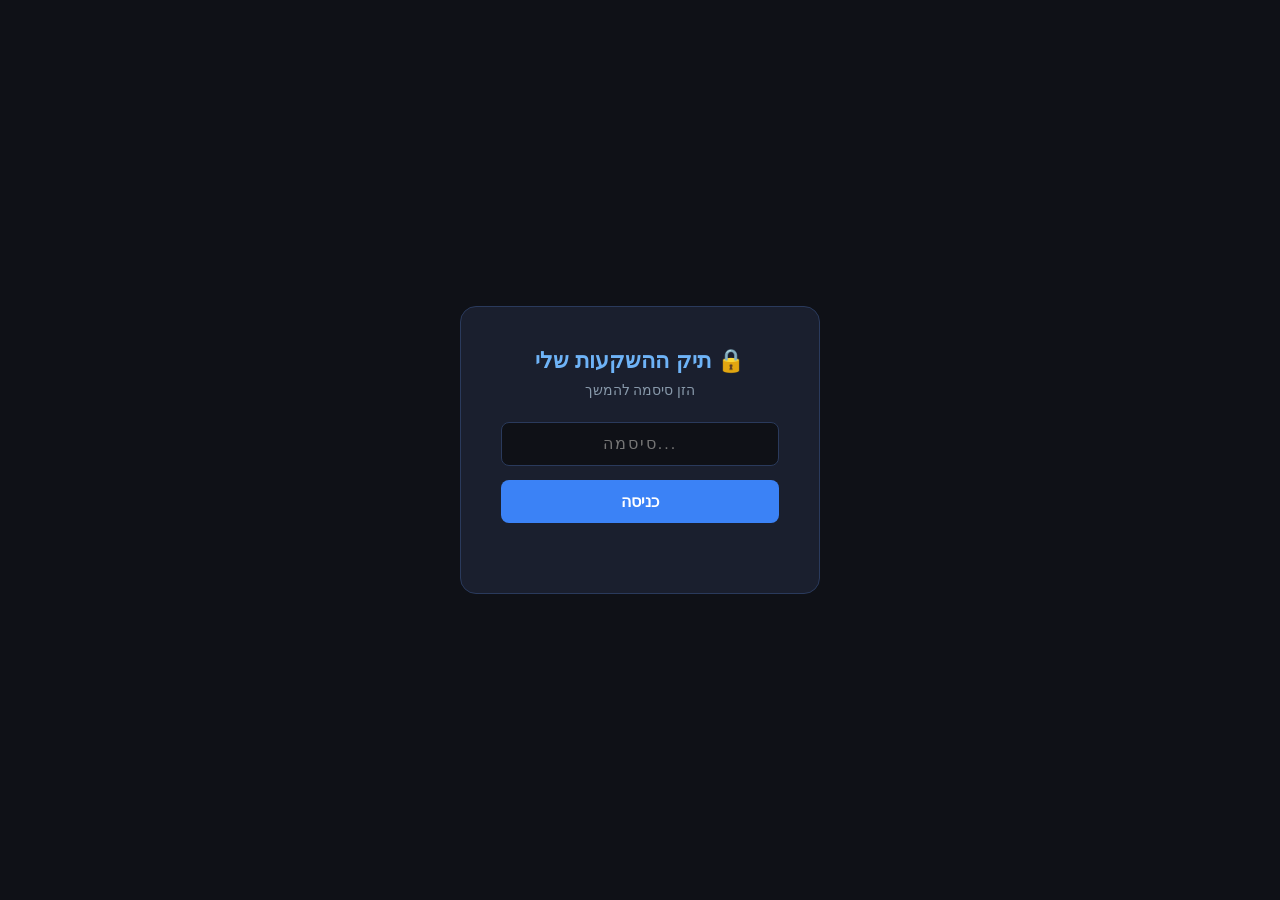
<file: index.html>
<!DOCTYPE html>
<html lang="he" dir="rtl">
<head>
<meta charset="UTF-8">
<meta name="viewport" content="width=device-width, initial-scale=1.0">
<title>תיק השקעות - מעקב</title>
<style>
*{margin:0;padding:0;box-sizing:border-box}
body{font-family:'Segoe UI',Arial,sans-serif;background:#0f1117;color:#e0e0e0;direction:rtl;min-height:100vh}
#lockScreen{position:fixed;top:0;left:0;width:100%;height:100%;background:#0f1117;display:flex;align-items:center;justify-content:center;z-index:9999}
.lock-box{background:#1a1f2e;border:1px solid #2a3a5c;border-radius:16px;padding:40px;text-align:center;max-width:360px;width:90%}
.lock-box h2{color:#6eb3f7;font-size:1.4em;margin-bottom:8px}
.lock-box p{color:#8899aa;font-size:.9em;margin-bottom:24px}
.lock-box input{width:100%;padding:12px 16px;background:#0f1117;border:1px solid #2a3a5c;border-radius:8px;color:#e0e0e0;font-size:1em;text-align:center;outline:none;direction:ltr;letter-spacing:2px}
.lock-box input:focus{border-color:#6eb3f7}
.lock-box button{width:100%;margin-top:14px;padding:12px;background:#3b82f6;color:#fff;border:none;border-radius:8px;cursor:pointer;font-size:1em;font-weight:bold}
.lock-box button:hover{background:#2563eb}
.lock-error{color:#ef4444;font-size:.85em;margin-top:10px;min-height:20px}
header{background:linear-gradient(135deg,#1a1f2e,#252d40);padding:20px 30px;border-bottom:2px solid #2a3a5c;display:flex;justify-content:space-between;align-items:center;flex-wrap:wrap;gap:15px}
header h1{font-size:1.8em;color:#6eb3f7}
.header-stats{display:flex;gap:20px;flex-wrap:wrap}
.stat-box{background:#1e2736;border-radius:10px;padding:12px 20px;text-align:center;border:1px solid #2a3a5c;min-width:130px}
.stat-box .label{font-size:.75em;color:#8899aa;margin-bottom:4px}
.stat-box .value{font-size:1.2em;font-weight:bold}
.positive{color:#22c55e}.negative{color:#ef4444}.neutral{color:#e0e0e0}
.last-updated{font-size:.8em;color:#8899aa;padding:8px 30px;background:#151922;border-bottom:1px solid #1e2736}
.container{padding:20px 30px;max-width:1400px;margin:0 auto}
.section-title{font-size:1.1em;color:#8899aa;margin:20px 0 10px;padding-bottom:6px;border-bottom:1px solid #1e2736;text-transform:uppercase;letter-spacing:1px}
table{width:100%;border-collapse:collapse;background:#151922;border-radius:12px;overflow:hidden;margin-bottom:20px;box-shadow:0 4px 20px rgba(0,0,0,.3)}
th{background:#1a2235;color:#8899aa;padding:12px 15px;font-size:.8em;text-transform:uppercase;letter-spacing:.5px;border-bottom:1px solid #2a3a5c}
td{padding:13px 15px;border-bottom:1px solid #1a2235;font-size:.95em}
tr:last-child td{border-bottom:none}
tr:hover td{background:#1a2235}
.ticker{font-weight:bold;color:#6eb3f7;font-size:1em}
.company-name{font-size:.8em;color:#8899aa}
.total-row td{background:#1a2235;font-weight:bold;color:#fff;border-top:2px solid #2a3a5c}
.refresh-note{text-align:center;padding:15px;color:#8899aa;font-size:.85em}
.api-section{background:#151922;border-radius:12px;padding:20px;margin-top:20px;border:1px solid #2a3a5c}
.api-section h3{color:#6eb3f7;margin-bottom:15px;font-size:1em}
.bar-container{background:#1a2235;border-radius:4px;height:6px;overflow:hidden;margin-top:4px}
.bar-fill{height:100%;border-radius:4px;background:linear-gradient(90deg,#3b82f6,#6eb3f7)}
.mkt-state{font-size:.7em;color:#f59e0b;margin-right:3px}
</style>
</head>
<body>
<div id="lockScreen">
<div class="lock-box">
<h2>&#x1F512; תיק ההשקעות שלי</h2>
<p>הזן סיסמה להמשך</p>
<input type="password" id="pwInput" placeholder="סיסמה..." onkeydown="if(event.key==='Enter')checkPw()">
<button onclick="checkPw()">כניסה</button>
<div class="lock-error" id="pwError"></div>
</div>
</div>
<div id="mainContent" style="display:none">
<header>
<div>
<h1>&#x1F4C8; תיק ההשקעות שלי</h1>
<div class="company-name">עדכון: <span id="lastUpdate">טוען...</span></div>
</div>
<div class="header-stats">
<div class="stat-box"><div class="label">שווי תיק</div><div class="value neutral" id="totalILS">&#x20AA;254,374</div></div>
<div class="stat-box"><div class="label">שינוי יומי</div><div class="value" id="dailyChange">-</div></div>
<div class="stat-box"><div class="label">רווח/הפסד</div><div class="value neutral">-</div></div>
<div class="stat-box"><div class="label">ניירות</div><div class="value neutral">15</div></div>
</div>
</header>
<div class="last-updated">&#x1F552; בסיס: 09.06.2026 | לחץ לרענון מחירים</div>
<div class="container">
<div class="section-title">&#x1F30D; אחזקות</div>
<table>
<thead><tr><th>נייר</th><th>כמות</th><th>שער</th><th>שווי &#x20AA;</th><th>שווי $</th><th>% יומי</th><th>% כולל</th><th>% תיק</th></tr></thead>
<tbody id="tableBody"></tbody>
<tfoot><tr class="total-row"><td colspan="3">סה"כ</td><td id="footILS">&#x20AA;254,374</td><td id="footUSD">$87,715</td><td id="totalDailyPct">-</td><td>-</td><td>100%</td></tr></tfoot>
</table>
<div class="api-section">
<h3>&#x1F504; רענן מחירים חיים</h3>
<p style="color:#8899aa;font-size:.85em;margin-bottom:12px">Yahoo Finance (כולל pre/post market)</p>
<button onclick="fetchLivePrices()" style="background:#3b82f6;color:#fff;border:none;padding:10px 22px;border-radius:8px;cursor:pointer;font-size:.95em">&#x1F4F2; טען מחירים חיים</button>
<span id="liveStatus" style="margin-right:15px;font-size:.85em;color:#8899aa"></span>
</div>
<div class="refresh-note">&#x2139;&#xFE0F; אחזקות נכון ל-09.06.2026.</div>
</div>
</div>
<script>
function simpleHash(s){var h=0;for(var i=0;i<s.length;i++){h=((h<<5)-h)+s.charCodeAt(i);h|=0;}return h;}
function checkPw(){var v=document.getElementById('pwInput').value;if(simpleHash(v)===718930278){document.getElementById('lockScreen').style.display='none';document.getElementById('mainContent').style.display='block';sessionStorage.setItem('auth','1');init();}else{document.getElementById('pwError').textContent='סיסמה שגויה, נסה שוב';document.getElementById('pwInput').value='';document.getElementById('pwInput').focus();}}
if(sessionStorage.getItem('auth')==='1'){document.getElementById('lockScreen').style.display='none';document.getElementById('mainContent').style.display='block';}
var p=[{t:'BABA',n:'ALIBABA GROUP',q:44,lp:120.07,vi:15522,vu:5283.08,dp:-0.82,tp:-6.11},{t:'AVGO',n:'BROADCOM',q:9,lp:396.60,vi:10487,vu:3569.40,dp:2.82,tp:-2.93},{t:'BIDU',n:'BIDU INC',q:31,lp:119.10,vi:10847,vu:3692.10,dp:-2.10,tp:-5.36},{t:'PLAY',n:'DAVE AND BUSTERS',q:862,lp:11.04,vi:27959,vu:9516.48,dp:-1.43,tp:-5.51},{t:'HIPO',n:'HIPPO HOLDINGS',q:196,lp:24.54,vi:14131,vu:4809.84,dp:-1.13,tp:-33.40},{t:'META',n:'META PLATFORMS',q:6,lp:585.39,vi:10319,vu:3512.34,dp:-1.28,tp:-2.47},{t:'NFLX',n:'NETFLIX INC',q:48,lp:82.64,vi:11654,vu:3966.72,dp:0.56,tp:-0.81},{t:'MSTR',n:'STRATEGY INC',q:39,lp:127.20,vi:14575,vu:4960.80,dp:5.61,tp:1.53},{t:'TSEM',n:'TOWER SEMICONDUCTOR',q:6,lp:242.04,vi:4267,vu:1452.24,dp:2.79,tp:-5.45},{t:'UPWK',n:'UPWORK INC',q:697,lp:8.87,vi:18164,vu:6182.39,dp:1.26,tp:-15.35},{t:'VRA',n:'VERA BRADLEY',q:490,lp:3.30,vi:4751,vu:1617.00,dp:7.14,tp:-17.08},{t:'WIX',n:'WIX.COM',q:163,lp:48.21,vi:23087,vu:7858.23,dp:-7.98,tp:-7.83},{t:'ZIM',n:'ZIM INTEGRATED',q:267,lp:25.56,vi:20050,vu:6824.52,dp:1.27,tp:-2.29},{t:'ZTS',n:'ZOETIS INC',q:145,lp:78.82,vi:33578,vu:11428.90,dp:-0.78,tp:-10.17},{t:'SNDQ',n:'SANDISK SHORT',q:2216,lp:5.89,vi:38315,vu:13041.16,dp:-10.70,tp:-1.03}];
var tot=p.reduce(function(s,x){return s+x.vu},0);
function fmt(v){var s=v>0?'+':'',c=v>0?'positive':v<0?'negative':'neutral';return '<span class="'+c+'">'+s+v.toFixed(2)+'%</span>';}
function render(){
  var tb=document.getElementById('tableBody');tb.innerHTML='';var dt=0;
  p.forEach(function(s){
    dt+=(s.dp/100)*s.vu;
    var pct=(s.vu/tot*100).toFixed(1),bw=Math.min(parseFloat(pct)*3,100),tr=document.createElement('tr');
    var st=s.mkt&&s.mkt!=='REGULAR'?'<span class="mkt-state">('+s.mkt+')</span>':'';
    tr.innerHTML='<td><div class="ticker">'+s.t+'</div><div class="company-name">'+s.n+'</div></td><td>'+s.q.toLocaleString()+'</td><td>$'+s.lp.toFixed(2)+st+'</td><td>&#x20AA;'+Math.round(s.vi).toLocaleString()+'</td><td>$'+s.vu.toFixed(2)+'</td><td>'+fmt(s.dp)+'</td><td>'+fmt(s.tp)+'</td><td>'+pct+'%<div class="bar-container"><div class="bar-fill" style="width:'+bw+'%"></div></div></td>';
    tb.appendChild(tr);
  });
  var el=document.getElementById('dailyChange'),tp2=document.getElementById('totalDailyPct'),pct2=dt/tot*100,cls=pct2>=0?'positive':'negative',sg=pct2>0?'+':'';
  if(el){el.className='value '+cls;el.textContent=sg+pct2.toFixed(2)+'%';}
  if(tp2){tp2.innerHTML=fmt(pct2);}
  var fi=document.getElementById('footILS');if(fi)fi.textContent='₪'+Math.round(tot*2.9).toLocaleString();
  var fu=document.getElementById('footUSD');if(fu)fu.textContent='$'+Math.round(tot).toLocaleString();
  var ti=document.getElementById('totalILS');if(ti)ti.textContent='₪'+Math.round(tot*2.9).toLocaleString();
}
var PROXY='https://raspy-unit-8a46.hafakot.workers.dev';
function fetchLivePrices(){
  var st=document.getElementById('liveStatus');
  st.textContent='טוען...';st.style.color='#6eb3f7';
  var symbols=p.map(function(s){return s.t;}).join(',');
  fetch(PROXY+'?symbols='+symbols)
    .then(function(r){if(!r.ok)throw new Error('http '+r.status);return r.json();})
    .then(function(data){
      var results=data&&data.quoteResponse&&data.quoteResponse.result||[];
      if(!results.length)throw new Error('empty response');
      var updated=0;
      results.forEach(function(q){
        var h=p.find(function(s){return s.t===q.symbol;});
        if(!h)return;
        var state=q.marketState||'REGULAR';
        var prev=q.regularMarketPreviousClose||h.lp;
        var cur;
        if(state==='PRE'&&q.preMarketPrice){cur=q.preMarketPrice;h.mkt='PRE';}
        else if((state==='POST'||state==='POSTPOST'||state==='CLOSED')&&q.postMarketPrice){cur=q.postMarketPrice;h.mkt='POST';}
        else{cur=q.regularMarketPrice||h.lp;h.mkt='REGULAR';}
        h.lp=cur;
        h.dp=prev&&prev!==cur?((cur-prev)/prev*100):h.dp;
        h.vi=Math.round(h.lp*h.q*2.9);
        h.vu=h.q*h.lp;
        updated++;
      });
      if(!updated)throw new Error('no stocks updated');
      tot=p.reduce(function(s,x){return s+x.vu;},0);
      render();
      var stateLabel=results[0]&&results[0].marketState||'';
      var stateHe=stateLabel==='PRE'?'(לפני פתיחה)':stateLabel==='POST'||stateLabel==='POSTPOST'?'(אחרי סגירה)':'';
      st.textContent='עודכן: '+new Date().toLocaleTimeString('he-IL')+' '+stateHe;
      st.style.color='#22c55e';
    })
    .catch(function(e){
      console.error('fetchLivePrices:',e.message);
      st.textContent='שגיאה בטעינה';
      st.style.color='#ef4444';
    });
}
function init(){
  document.getElementById('lastUpdate').textContent=new Date().toLocaleDateString('he-IL',{weekday:'long',year:'numeric',month:'long',day:'numeric'});
  render();
  fetchLivePrices();
}
if(sessionStorage.getItem('auth')==='1'){init();}
</script>
</body>
</html>
</file>
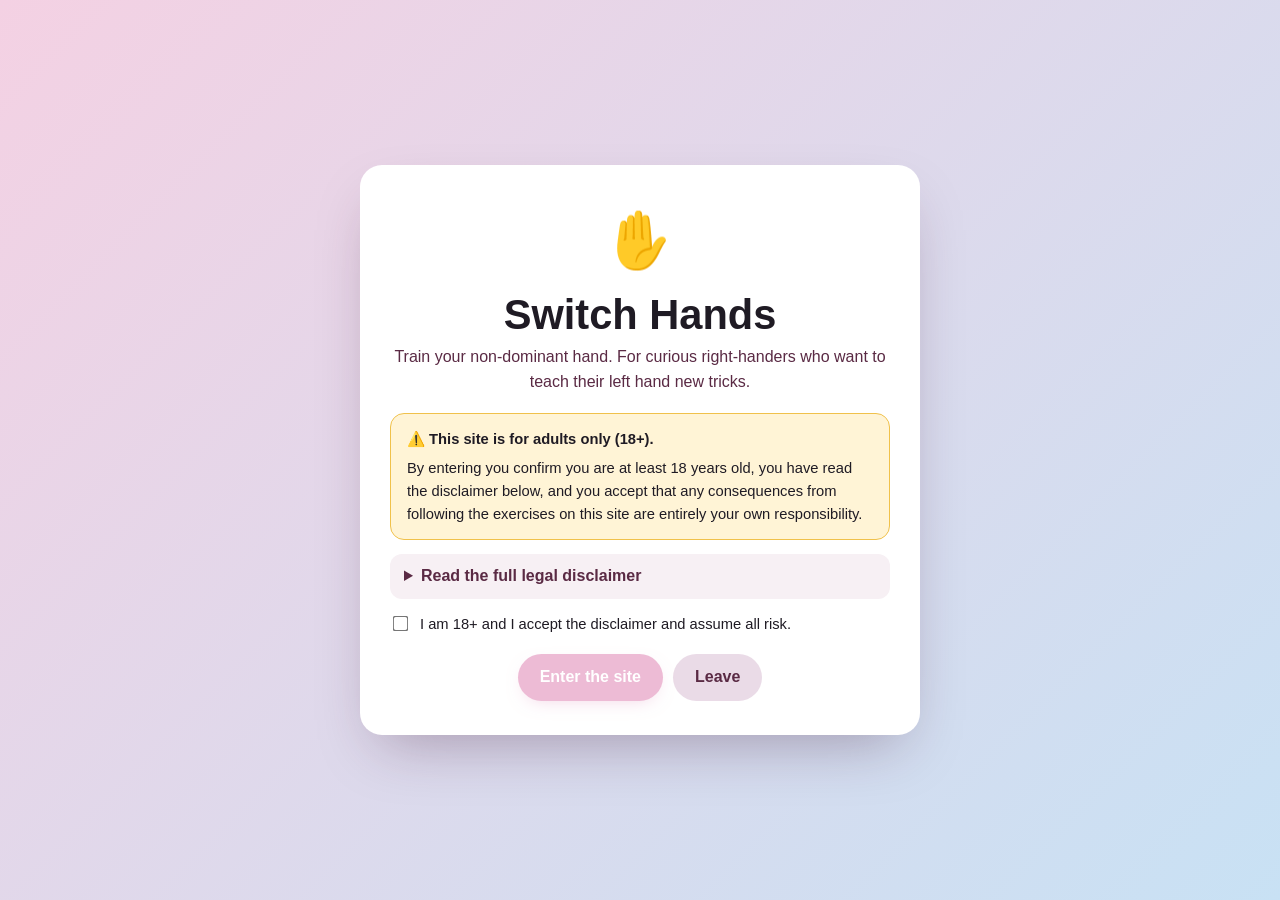
<file: lefty/index.html>
<!DOCTYPE html>
<html lang="en">
<head>
<meta charset="UTF-8">
<meta name="viewport" content="width=device-width, initial-scale=1.0">
<title>Switch Hands - Train Your Left Hand</title>
<meta name="description" content="An educational site for adults curious about training their non-dominant (left) hand. Brain science, pros &amp; cons, games and challenges.">
<link rel="stylesheet" href="style.css">
</head>
<body>

<!-- ============== AGE GATE ============== -->
<div id="ageGate" class="overlay">
  <div class="gate-card">
    <div class="gate-emoji">&#x270B;</div>
    <h1>Switch Hands</h1>
    <p class="gate-sub">Train your non-dominant hand. For curious right-handers who want to teach their left hand new tricks.</p>

    <div class="warning-box">
      <strong>&#x26A0;&#xFE0F; This site is for adults only (18+).</strong>
      <p>By entering you confirm you are at least 18 years old, you have read the disclaimer below, and you accept that any consequences from following the exercises on this site are entirely your own responsibility.</p>
    </div>

    <details class="disclaimer-details">
      <summary>Read the full legal disclaimer</summary>
      <div class="disclaimer-text">
        <p><strong>No medical advice.</strong> The content on this website is provided for educational and entertainment purposes only. It is not medical, psychological, neurological, or therapeutic advice and is not a substitute for a consultation with a qualified professional.</p>
        <p><strong>You assume all risk.</strong> Practicing motor skills with your non-dominant hand may carry risks including, but not limited to: muscle strain or fatigue, joint pain, hand cramps, frustration, headaches, temporary clumsiness, dropped or damaged objects, and any indirect or consequential damages arising from such events. By using this site you accept the entire risk, including any cost of treatment or replacement.</p>
        <p><strong>Do not switch under coercion.</strong> Forcing a child or any person to change their dominant hand against their will has been historically associated with negative psychological effects. Only train yourself, only voluntarily, and stop at any time.</p>
        <p><strong>Stop if it hurts.</strong> If you feel pain, numbness, tingling, persistent cramping, or emotional distress, stop immediately and consult a qualified medical professional.</p>
        <p><strong>Avoid risky activities.</strong> Do not use your untrained hand for tasks that could cause harm to yourself or others &mdash; for example: driving, operating machinery or power tools, handling knives or hot liquids, carrying infants, firearms, or any safety-critical activity.</p>
        <p><strong>No warranty.</strong> All content is provided &ldquo;as is&rdquo; without warranty of any kind. The site owners and contributors disclaim all liability to the maximum extent permitted by applicable law.</p>
        <p><strong>Age restriction.</strong> This site is intended for users aged 18 and over. If you are under 18, please leave.</p>
      </div>
    </details>

    <label class="checkbox-row">
      <input type="checkbox" id="agreeBox">
      <span>I am 18+ and I accept the disclaimer and assume all risk.</span>
    </label>

    <div class="gate-buttons">
      <button id="enterBtn" class="btn btn-primary" disabled>Enter the site</button>
      <a href="https://www.google.com" class="btn btn-secondary">Leave</a>
    </div>
  </div>
</div>

<!-- ============== MAIN SITE ============== -->
<div id="site" hidden>

<header class="site-header">
  <div class="container header-inner">
    <a href="#top" class="logo">&#x270B; Switch<span>Hands</span></a>
    <nav>
      <a href="#brain">Brain</a>
      <a href="#proscons">Pros &amp; Cons</a>
      <a href="#challenges">Challenges</a>
      <a href="#games">Games</a>
      <a href="#disclaimer">Legal</a>
    </nav>
  </div>
</header>

<section id="top" class="hero">
  <div class="container">
    <h1>Teach your left hand new tricks.</h1>
    <p class="lead">A playful, science-backed training ground for right-handers who want to become more <em>ambidextrous</em> &mdash; or fully switch. Read the brain science, weigh the trade-offs, then try the daily challenges and mini-games.</p>
    <div class="hero-cta">
      <a href="#brain" class="btn btn-primary">Learn the science</a>
      <a href="#games" class="btn btn-ghost">Skip to games</a>
    </div>
    <p class="hero-note">For adults only. You are responsible for your own training and safety.</p>
  </div>
</section>

<!-- ============== BRAIN SCIENCE ============== -->
<section id="brain" class="section">
  <div class="container">
    <h2>How the brain decides which hand you use</h2>

    <div class="card-grid">
      <div class="info-card">
        <div class="card-icon">&#x1F9E0;</div>
        <h3>Crossed wiring</h3>
        <p>Your motor cortex controls the <strong>opposite</strong> side of your body. The <em>right hemisphere</em> drives your left hand, and the <em>left hemisphere</em> drives your right hand. This crossover is called <strong>contralateral motor control</strong>.</p>
      </div>

      <div class="info-card">
        <div class="card-icon">&#x1F517;</div>
        <h3>The bridge between sides</h3>
        <p>A thick band of ~200 million nerve fibers called the <strong>corpus callosum</strong> connects the two hemispheres. Training your non-dominant hand encourages cross-talk between sides as both hemispheres negotiate the new movement.</p>
      </div>

      <div class="info-card">
        <div class="card-icon">&#x1F331;</div>
        <h3>Neuroplasticity</h3>
        <p>The brain is plastic: practice rewires synapses, strengthens neural pathways, and expands the cortical &ldquo;map&rdquo; that represents the trained hand. This is why a violinist&rsquo;s left-hand fingers get more cortex than yours &mdash; and why your left hand can improve too.</p>
      </div>

      <div class="info-card">
        <div class="card-icon">&#x1F4DA;</div>
        <h3>Why most people are right-handed</h3>
        <p>About <strong>90%</strong> of humans are right-hand dominant. The exact cause is unknown, but a mix of <em>genes</em> (e.g. the PCSK6 and LRRTM1 gene regions), prenatal hormones, and culture all play a role. Hand preference appears as early as the second trimester in the womb.</p>
      </div>

      <div class="info-card">
        <div class="card-icon">&#x1F4AC;</div>
        <h3>Hand &amp; language</h3>
        <p>In roughly 95% of right-handers, the language centers (Broca&rsquo;s and Wernicke&rsquo;s areas) live in the <em>left</em> hemisphere &mdash; the same hemisphere that controls your dominant hand. The link is real but the cause is debated.</p>
      </div>

      <div class="info-card">
        <div class="card-icon">&#x1F3CB;&#xFE0F;</div>
        <h3>It&rsquo;s motor learning</h3>
        <p>Switching hands is essentially a motor-learning project. Expect three classic stages: <strong>cognitive</strong> (clumsy, slow, very conscious), <strong>associative</strong> (fewer errors, smoother), and <strong>autonomous</strong> (automatic). Most learners need months of consistent practice to reach stage three.</p>
      </div>
    </div>

    <!-- Interactive brain diagram -->
    <div class="brain-diagram">
      <h3>Click a hemisphere</h3>
      <svg viewBox="0 0 400 240" class="brain-svg" aria-label="Simplified brain diagram">
        <defs>
          <linearGradient id="leftHem" x1="0" x2="1">
            <stop offset="0%" stop-color="#f7c1d9"/>
            <stop offset="100%" stop-color="#d96aa3"/>
          </linearGradient>
          <linearGradient id="rightHem" x1="0" x2="1">
            <stop offset="0%" stop-color="#a8d8ff"/>
            <stop offset="100%" stop-color="#5fa9e8"/>
          </linearGradient>
        </defs>
        <path id="hemL" d="M 200 30 C 110 30 60 90 60 150 C 60 200 110 220 200 220 Z" fill="url(#leftHem)" stroke="#5a2a44" stroke-width="2"/>
        <path id="hemR" d="M 200 30 C 290 30 340 90 340 150 C 340 200 290 220 200 220 Z" fill="url(#rightHem)" stroke="#1f4a73" stroke-width="2"/>
        <text x="125" y="155" text-anchor="middle" font-size="14" fill="#3a1a2a" font-weight="bold">LEFT</text>
        <text x="125" y="172" text-anchor="middle" font-size="11" fill="#3a1a2a">controls RIGHT hand</text>
        <text x="275" y="155" text-anchor="middle" font-size="14" fill="#0d2840" font-weight="bold">RIGHT</text>
        <text x="275" y="172" text-anchor="middle" font-size="11" fill="#0d2840">controls LEFT hand</text>
      </svg>
      <div id="brainInfo" class="brain-info">Click a side of the brain above.</div>
    </div>
  </div>
</section>

<!-- ============== PROS AND CONS ============== -->
<section id="proscons" class="section alt">
  <div class="container">
    <h2>Pros &amp; cons of training your non-dominant hand</h2>

    <div class="pc-grid">
      <div class="pc-col pros">
        <h3>&#x2705; Potential benefits</h3>
        <ul>
          <li><strong>Greater independence.</strong> Useful backup if you injure your dominant hand.</li>
          <li><strong>Improved fine motor control</strong> on the trained side over time.</li>
          <li><strong>Cognitive challenge.</strong> Motor learning is great brain exercise and engages cross-hemisphere coordination.</li>
          <li><strong>Sport &amp; music advantages.</strong> Ambidexterity helps in boxing, basketball, tennis, guitar, drums, etc.</li>
          <li><strong>Better ergonomics.</strong> Switching tasks (mouse, phone, fork) can ease repetitive-strain pain.</li>
          <li><strong>Fun &amp; novel.</strong> Forces you to slow down and pay attention &mdash; a form of active mindfulness.</li>
        </ul>
      </div>

      <div class="pc-col cons">
        <h3>&#x274C; Risks &amp; downsides</h3>
        <ul>
          <li><strong>Frustration &amp; slow progress.</strong> Tasks that used to be effortless become hard. Many people quit.</li>
          <li><strong>Strain &amp; fatigue.</strong> Untrained muscles and tendons can ache or cramp.</li>
          <li><strong>Drops &amp; spills.</strong> Plates, phones and cups can suffer. Use cheap objects while learning.</li>
          <li><strong>Time cost.</strong> Realistic, fluent switching typically takes <em>months</em> of daily practice.</li>
          <li><strong>Handwriting plateau.</strong> Many adults reach a &ldquo;legible but slow&rdquo; ceiling on their non-dominant side.</li>
          <li><strong>Historical harm.</strong> Forcing a child to switch hands has been linked to stress, stuttering and emotional harm. Only train yourself, only voluntarily.</li>
          <li><strong>No guaranteed IQ boost.</strong> The popular claim that switching hands &ldquo;makes you smarter&rdquo; is not well supported by evidence.</li>
        </ul>
      </div>
    </div>
  </div>
</section>

<!-- ============== CHALLENGES ============== -->
<section id="challenges" class="section">
  <div class="container">
    <h2>30-day challenge</h2>
    <p class="section-lead">Tick off one task per day for a month. Progress is saved in your browser. <button id="resetChallenges" class="link-btn">Reset progress</button></p>

    <div id="progressBar" class="progress">
      <div id="progressFill" class="progress-fill"></div>
      <span id="progressLabel" class="progress-label">0 / 30 complete</span>
    </div>

    <div id="challengeGrid" class="challenge-grid"></div>
  </div>
</section>

<!-- ============== GAMES ============== -->
<section id="games" class="section alt">
  <div class="container">
    <h2>Mini-games</h2>
    <p class="section-lead">All games are designed to be played with your <strong>left hand only</strong>. Put your right hand behind your back &mdash; we&rsquo;re on the honor system.</p>

    <div class="tabs">
      <button class="tab-btn active" data-tab="draw">&#x270F;&#xFE0F; Mirror Drawing</button>
      <button class="tab-btn" data-tab="click">&#x1F3AF; Click Targets</button>
      <button class="tab-btn" data-tab="react">&#x26A1; Reaction Time</button>
      <button class="tab-btn" data-tab="type">&#x2328;&#xFE0F; Word Type</button>
    </div>

    <!-- DRAWING GAME -->
    <div class="tab-panel active" data-panel="draw">
      <h3>Mirror Drawing</h3>
      <p>Try to trace the shape with your <strong>left hand</strong>. The canvas mirrors your movement &mdash; just like learning to write left-handed!</p>
      <div class="game-row">
        <canvas id="drawCanvas" width="500" height="320" class="canvas-pad"></canvas>
        <div class="game-controls">
          <label class="ctrl-row">
            <input type="checkbox" id="mirrorToggle" checked> Mirror mode
          </label>
          <label class="ctrl-row">
            <span>Brush</span>
            <input type="range" id="brushSize" min="2" max="20" value="5">
          </label>
          <label class="ctrl-row">
            <span>Color</span>
            <input type="color" id="brushColor" value="#d96aa3">
          </label>
          <button id="clearCanvas" class="btn btn-secondary">Clear</button>
          <button id="loadShape" class="btn btn-ghost">Show shape to trace</button>
        </div>
      </div>
    </div>

    <!-- CLICK TARGETS -->
    <div class="tab-panel" data-panel="click">
      <h3>Click Targets &mdash; left hand only</h3>
      <p>Click the dots as fast as you can. 20 dots. Your score &amp; best are saved.</p>
      <div class="click-stats">
        <div><span>Time</span><b id="clickTime">0.00s</b></div>
        <div><span>Hit</span><b id="clickHit">0 / 20</b></div>
        <div><span>Best</span><b id="clickBest">&mdash;</b></div>
      </div>
      <div class="click-arena" id="clickArena"></div>
      <button id="startClick" class="btn btn-primary">Start</button>
    </div>

    <!-- REACTION TIME -->
    <div class="tab-panel" data-panel="react">
      <h3>Reaction time</h3>
      <p>Click as soon as the box turns green. 5 trials, the average is your score.</p>
      <div id="reactBox" class="react-box">Click to start</div>
      <div class="click-stats">
        <div><span>Last</span><b id="reactLast">&mdash;</b></div>
        <div><span>Avg</span><b id="reactAvg">&mdash;</b></div>
        <div><span>Best avg</span><b id="reactBest">&mdash;</b></div>
      </div>
    </div>

    <!-- TYPE GAME -->
    <div class="tab-panel" data-panel="type">
      <h3>Left-hand word type</h3>
      <p>Type the prompt below using only your left hand. We time you. The words are chosen from the <em>left side</em> of a QWERTY keyboard.</p>
      <div class="prompt" id="typePrompt">&mdash;</div>
      <input type="text" id="typeInput" class="type-input" placeholder="type here..." autocomplete="off">
      <div class="click-stats">
        <div><span>Time</span><b id="typeTime">0.00s</b></div>
        <div><span>WPM</span><b id="typeWpm">&mdash;</b></div>
        <div><span>Best WPM</span><b id="typeBest">&mdash;</b></div>
      </div>
      <button id="newPrompt" class="btn btn-secondary">New prompt</button>
    </div>
  </div>
</section>

<!-- ============== DISCLAIMER FOOTER ============== -->
<section id="disclaimer" class="section">
  <div class="container">
    <h2>Legal disclaimer</h2>
    <div class="disclaimer-box">
      <p><strong>Educational content only.</strong> Everything on this site is for general information and entertainment. It is not medical, psychological, neurological or therapeutic advice.</p>
      <p><strong>You assume the entire risk.</strong> By using this site you accept that any consequence &mdash; physical, mental, financial, or otherwise &mdash; arising from following the exercises, games or challenges here is entirely your own responsibility. This includes injuries, strain, broken or dropped objects, lost time, frustration and emotional distress.</p>
      <p><strong>Adults only.</strong> This site is intended for users 18 years of age or older.</p>
      <p><strong>Stop if you feel pain.</strong> Numbness, tingling, persistent cramping, joint pain or emotional distress are signals to stop and, if needed, consult a qualified professional.</p>
      <p><strong>Don&rsquo;t do dangerous things one-handed.</strong> Never use your untrained hand for safety-critical tasks (driving, machinery, knives, hot liquids, children, firearms, etc.).</p>
      <p><strong>No warranty.</strong> The site is provided &ldquo;as is&rdquo; with no warranty of any kind. The site owners disclaim liability to the maximum extent permitted by law.</p>
    </div>
  </div>
</section>

<footer class="site-footer">
  <div class="container">
    <p>&#x270B; Switch Hands &middot; an educational toy site. Use responsibly.</p>
    <p><a href="#top">Back to top</a></p>
  </div>
</footer>

</div><!-- /#site -->

<script src="app.js"></script>
</body>
</html>
</file>
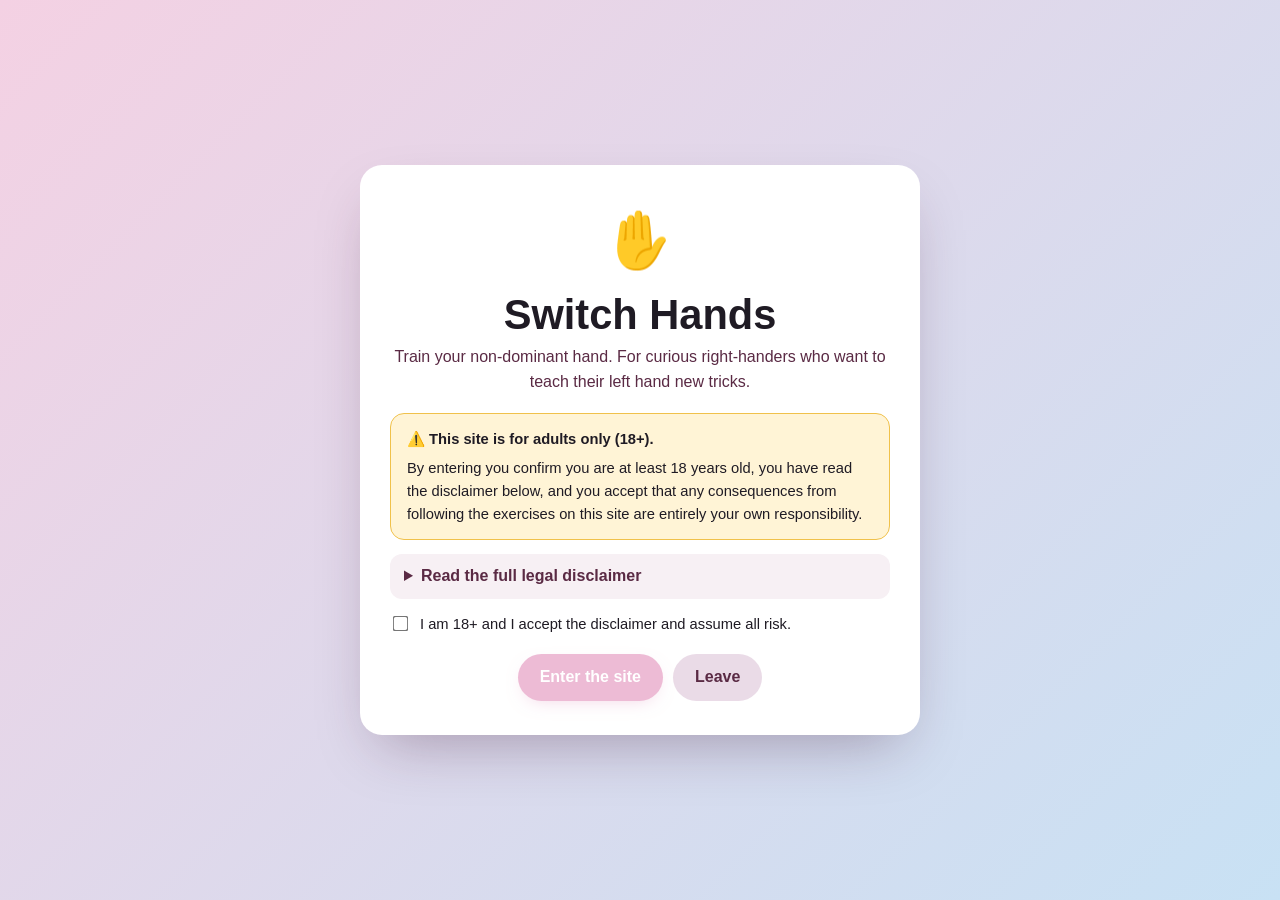
<file: lefty/standalone.html>
<!DOCTYPE html>
<html lang="en">
<head>
<meta charset="UTF-8">
<meta name="viewport" content="width=device-width, initial-scale=1.0">
<title>Switch Hands - Train Your Left Hand</title>
<meta name="description" content="An educational site for adults curious about training their non-dominant (left) hand. Brain science, pros &amp; cons, games and challenges.">
<style>
/* ============ RESET & BASE ============ */
*, *::before, *::after { box-sizing: border-box; }
html { scroll-behavior: smooth; }
body {
  margin: 0;
  font-family: -apple-system, BlinkMacSystemFont, "Segoe UI", Roboto, "Helvetica Neue", Arial, sans-serif;
  background: #faf7f3;
  color: #1f1b24;
  line-height: 1.55;
  -webkit-font-smoothing: antialiased;
}
img, svg, canvas { max-width: 100%; display: block; }
h1, h2, h3 { line-height: 1.2; margin: 0 0 .6em; }
h1 { font-size: clamp(1.8rem, 4vw, 2.6rem); }
h2 { font-size: clamp(1.5rem, 3vw, 2rem); margin-bottom: 1rem; }
h3 { font-size: 1.15rem; }
p  { margin: 0 0 .9em; }
a  { color: #c43b7c; text-decoration: none; }
a:hover { text-decoration: underline; }
.container { max-width: 1100px; margin: 0 auto; padding: 0 20px; }

/* ============ BUTTONS ============ */
.btn {
  display: inline-block;
  padding: 11px 22px;
  border-radius: 999px;
  border: 0;
  cursor: pointer;
  font-weight: 600;
  font-size: 1rem;
  transition: transform .12s, box-shadow .12s, background .12s;
  text-align: center;
}
.btn:disabled { opacity: .45; cursor: not-allowed; }
.btn-primary  { background: #d96aa3; color: #fff; box-shadow: 0 6px 18px -8px rgba(217,106,163,.7); }
.btn-primary:hover:not(:disabled){ background:#c43b7c; transform: translateY(-1px); }
.btn-secondary{ background: #eadbe7; color:#5a2a44; }
.btn-secondary:hover{ background:#dec3d9; }
.btn-ghost { background: transparent; color: #5a2a44; border: 1.5px solid #d2b9cd; }
.btn-ghost:hover { background:#fff; }
.link-btn { background: none; border: 0; color:#c43b7c; cursor: pointer; font: inherit; padding: 0; text-decoration: underline; }

/* ============ AGE GATE ============ */
.overlay {
  position: fixed; inset: 0;
  background: linear-gradient(135deg, #f4d1e3, #c8e1f4);
  display: flex; align-items: center; justify-content: center;
  padding: 20px; z-index: 9999;
  overflow-y: auto;
}
.gate-card {
  background: #fff;
  border-radius: 22px;
  padding: 34px 30px;
  max-width: 560px;
  width: 100%;
  box-shadow: 0 25px 60px -20px rgba(60,20,50,.35);
  text-align: center;
  margin: 20px 0;
}
.gate-card h1 { margin-bottom: 6px; }
.gate-emoji { font-size: 3.4rem; margin-bottom: 6px; }
.gate-sub { color:#5a2a44; margin-bottom: 18px; }
.warning-box {
  background: #fff4d6;
  border: 1.5px solid #f0c14b;
  border-radius: 14px;
  padding: 14px 16px;
  text-align: left;
  font-size: .92rem;
  margin-bottom: 14px;
}
.warning-box p { margin: 6px 0 0; }
.disclaimer-details {
  text-align: left;
  background: #f7f0f4;
  border-radius: 12px;
  padding: 10px 14px;
  margin-bottom: 14px;
}
.disclaimer-details summary { cursor: pointer; font-weight: 600; color:#5a2a44; }
.disclaimer-text { font-size: .87rem; margin-top: 10px; max-height: 220px; overflow-y: auto; padding-right: 6px; }
.disclaimer-text p { margin-bottom: 8px; }
.checkbox-row {
  display: flex; align-items: flex-start; gap: 10px;
  text-align: left; font-size: .92rem;
  margin-bottom: 18px;
  cursor: pointer;
}
.checkbox-row input { margin-top: 4px; transform: scale(1.2); cursor: pointer; }
.gate-buttons { display: flex; gap: 10px; justify-content: center; flex-wrap: wrap; }

/* ============ HEADER ============ */
.site-header {
  position: sticky; top: 0;
  background: rgba(255,255,255,.92);
  backdrop-filter: blur(8px);
  border-bottom: 1px solid #eadbe7;
  z-index: 100;
}
.header-inner {
  display: flex; align-items: center; justify-content: space-between;
  padding: 14px 20px;
  gap: 18px; flex-wrap: wrap;
}
.logo { font-size: 1.3rem; font-weight: 700; color:#5a2a44; }
.logo span { color:#d96aa3; }
.site-header nav { display: flex; gap: 18px; flex-wrap: wrap; }
.site-header nav a { color: #5a2a44; font-weight: 500; }
.site-header nav a:hover { color: #c43b7c; }

/* ============ HERO ============ */
.hero {
  background: linear-gradient(135deg, #fde6f0 0%, #e2f0fc 100%);
  padding: 70px 0 60px;
  text-align: center;
}
.hero h1 { color: #3a1a2a; }
.hero .lead { font-size: 1.15rem; max-width: 620px; margin: 0 auto 24px; color: #5a2a44; }
.hero-cta { display: flex; gap: 12px; justify-content: center; flex-wrap: wrap; margin-bottom: 16px; }
.hero-note { font-size: .82rem; color:#7a5868; }

/* ============ SECTION ============ */
.section { padding: 60px 0; }
.section.alt { background: #f3edef; }
.section-lead { margin-bottom: 22px; color:#5a2a44; }

/* ============ INFO CARDS ============ */
.card-grid {
  display: grid;
  grid-template-columns: repeat(auto-fit, minmax(260px, 1fr));
  gap: 16px;
  margin-bottom: 36px;
}
.info-card {
  background: #fff;
  border-radius: 16px;
  padding: 22px;
  box-shadow: 0 4px 18px -12px rgba(60,20,50,.25);
  border: 1px solid #eee2eb;
}
.card-icon { font-size: 1.8rem; margin-bottom: 8px; }
.info-card h3 { color: #5a2a44; }
.info-card p  { font-size: .94rem; margin: 0; }

/* ============ BRAIN DIAGRAM ============ */
.brain-diagram {
  background: #fff;
  border-radius: 16px;
  padding: 22px;
  text-align: center;
  box-shadow: 0 4px 18px -12px rgba(60,20,50,.25);
}
.brain-svg { max-width: 480px; margin: 0 auto; cursor: pointer; }
.brain-svg path { transition: filter .15s, transform .15s; transform-origin: 200px 125px; }
.brain-svg path:hover { filter: brightness(1.07); }
.brain-svg path.selected { filter: brightness(1.15) drop-shadow(0 0 6px rgba(0,0,0,.25)); }
.brain-info {
  margin-top: 14px;
  font-size: .95rem;
  color: #5a2a44;
  min-height: 50px;
  padding: 10px;
  background: #faf3f7;
  border-radius: 10px;
}

/* ============ PROS / CONS ============ */
.pc-grid {
  display: grid;
  grid-template-columns: 1fr 1fr;
  gap: 18px;
}
@media (max-width: 720px) { .pc-grid { grid-template-columns: 1fr; } }
.pc-col {
  background: #fff;
  border-radius: 16px;
  padding: 22px 24px;
  box-shadow: 0 4px 18px -12px rgba(60,20,50,.25);
}
.pc-col.pros { border-top: 4px solid #4caf6f; }
.pc-col.cons { border-top: 4px solid #d96a6a; }
.pc-col h3 { margin-bottom: 12px; }
.pc-col ul { margin: 0; padding-left: 20px; }
.pc-col li { margin-bottom: 9px; font-size: .94rem; }

/* ============ CHALLENGES ============ */
.progress {
  position: relative;
  background: #eadbe7;
  height: 24px;
  border-radius: 999px;
  overflow: hidden;
  margin-bottom: 20px;
}
.progress-fill {
  height: 100%;
  width: 0%;
  background: linear-gradient(90deg, #d96aa3, #5fa9e8);
  transition: width .4s;
}
.progress-label {
  position: absolute; inset: 0;
  display: flex; align-items: center; justify-content: center;
  font-size: .82rem; font-weight: 600; color: #1f1b24;
}
.challenge-grid {
  display: grid;
  grid-template-columns: repeat(auto-fill, minmax(220px, 1fr));
  gap: 12px;
}
.challenge {
  background: #fff;
  border-radius: 12px;
  padding: 14px;
  display: flex; align-items: flex-start; gap: 10px;
  border: 1.5px solid transparent;
  cursor: pointer;
  transition: border-color .15s, background .15s;
  font-size: .92rem;
}
.challenge:hover { border-color: #d96aa3; }
.challenge.done { background: #eaf7ee; border-color: #4caf6f; opacity: .8; }
.challenge.done .ch-text { text-decoration: line-through; }
.challenge input { margin-top: 3px; transform: scale(1.15); cursor: pointer; flex-shrink: 0; }
.ch-day { color: #c43b7c; font-weight: 700; margin-right: 6px; }

/* ============ TABS / GAMES ============ */
.tabs {
  display: flex; gap: 6px;
  background: #eadbe7;
  padding: 6px;
  border-radius: 14px;
  margin-bottom: 18px;
  flex-wrap: wrap;
}
.tab-btn {
  flex: 1 1 auto;
  min-width: 130px;
  padding: 10px 14px;
  border: 0;
  background: transparent;
  border-radius: 10px;
  cursor: pointer;
  font-weight: 600;
  color: #5a2a44;
  transition: background .15s;
}
.tab-btn.active { background: #fff; box-shadow: 0 2px 8px -4px rgba(0,0,0,.18); }
.tab-panel { display: none; background: #fff; border-radius: 16px; padding: 24px; }
.tab-panel.active { display: block; }

.game-row {
  display: flex; gap: 20px; flex-wrap: wrap;
  align-items: flex-start;
}
.canvas-pad {
  background: #fff;
  border: 2px dashed #d2b9cd;
  border-radius: 12px;
  touch-action: none;
  cursor: crosshair;
}
.game-controls {
  display: flex; flex-direction: column; gap: 10px;
  min-width: 180px;
}
.ctrl-row {
  display: flex; align-items: center; justify-content: space-between;
  gap: 10px;
  font-size: .9rem;
}

.click-stats {
  display: flex; gap: 14px; flex-wrap: wrap;
  margin: 12px 0;
}
.click-stats > div {
  background: #faf3f7;
  border-radius: 10px;
  padding: 10px 14px;
  min-width: 110px;
  text-align: center;
  font-size: .85rem;
  color: #5a2a44;
}
.click-stats b { display: block; font-size: 1.15rem; color: #c43b7c; margin-top: 2px; }

.click-arena {
  position: relative;
  background: #faf3f7;
  border-radius: 12px;
  height: 360px;
  overflow: hidden;
  border: 2px dashed #d2b9cd;
  margin-bottom: 12px;
}
.target {
  position: absolute;
  width: 46px; height: 46px;
  background: radial-gradient(#d96aa3, #c43b7c);
  border-radius: 50%;
  cursor: pointer;
  box-shadow: 0 4px 10px -2px rgba(196,59,124,.45);
  transition: transform .08s;
}
.target:hover { transform: scale(1.08); }

.react-box {
  background: #c43b7c;
  color: #fff;
  border-radius: 14px;
  padding: 60px 20px;
  text-align: center;
  font-size: 1.4rem;
  font-weight: 700;
  cursor: pointer;
  user-select: none;
  margin-bottom: 14px;
  transition: background .1s;
}
.react-box.ready { background: #4caf6f; }
.react-box.wait  { background: #f0a93b; }

.prompt {
  background: #faf3f7;
  border-radius: 12px;
  padding: 18px;
  font-family: ui-monospace, "SF Mono", Menlo, monospace;
  font-size: 1.1rem;
  letter-spacing: 1px;
  margin-bottom: 12px;
  min-height: 60px;
}
.type-input {
  width: 100%;
  padding: 12px 14px;
  font-size: 1rem;
  border: 1.5px solid #d2b9cd;
  border-radius: 10px;
  outline: none;
  font-family: ui-monospace, "SF Mono", Menlo, monospace;
}
.type-input:focus { border-color: #d96aa3; }

/* ============ DISCLAIMER FOOTER ============ */
.disclaimer-box {
  background: #fff4d6;
  border: 1.5px solid #f0c14b;
  border-radius: 14px;
  padding: 18px 22px;
  font-size: .92rem;
}
.disclaimer-box p { margin-bottom: 10px; }
.disclaimer-box p:last-child { margin-bottom: 0; }

.site-footer {
  background: #3a1a2a;
  color: #fde6f0;
  padding: 30px 0;
  text-align: center;
}
.site-footer p { margin: 4px 0; font-size: .9rem; }
.site-footer a { color: #f4d1e3; }

</style>
</head>
<body>

<!-- ============== AGE GATE ============== -->
<div id="ageGate" class="overlay">
  <div class="gate-card">
    <div class="gate-emoji">&#x270B;</div>
    <h1>Switch Hands</h1>
    <p class="gate-sub">Train your non-dominant hand. For curious right-handers who want to teach their left hand new tricks.</p>

    <div class="warning-box">
      <strong>&#x26A0;&#xFE0F; This site is for adults only (18+).</strong>
      <p>By entering you confirm you are at least 18 years old, you have read the disclaimer below, and you accept that any consequences from following the exercises on this site are entirely your own responsibility.</p>
    </div>

    <details class="disclaimer-details">
      <summary>Read the full legal disclaimer</summary>
      <div class="disclaimer-text">
        <p><strong>No medical advice.</strong> The content on this website is provided for educational and entertainment purposes only. It is not medical, psychological, neurological, or therapeutic advice and is not a substitute for a consultation with a qualified professional.</p>
        <p><strong>You assume all risk.</strong> Practicing motor skills with your non-dominant hand may carry risks including, but not limited to: muscle strain or fatigue, joint pain, hand cramps, frustration, headaches, temporary clumsiness, dropped or damaged objects, and any indirect or consequential damages arising from such events. By using this site you accept the entire risk, including any cost of treatment or replacement.</p>
        <p><strong>Do not switch under coercion.</strong> Forcing a child or any person to change their dominant hand against their will has been historically associated with negative psychological effects. Only train yourself, only voluntarily, and stop at any time.</p>
        <p><strong>Stop if it hurts.</strong> If you feel pain, numbness, tingling, persistent cramping, or emotional distress, stop immediately and consult a qualified medical professional.</p>
        <p><strong>Avoid risky activities.</strong> Do not use your untrained hand for tasks that could cause harm to yourself or others &mdash; for example: driving, operating machinery or power tools, handling knives or hot liquids, carrying infants, firearms, or any safety-critical activity.</p>
        <p><strong>No warranty.</strong> All content is provided &ldquo;as is&rdquo; without warranty of any kind. The site owners and contributors disclaim all liability to the maximum extent permitted by applicable law.</p>
        <p><strong>Age restriction.</strong> This site is intended for users aged 18 and over. If you are under 18, please leave.</p>
      </div>
    </details>

    <label class="checkbox-row">
      <input type="checkbox" id="agreeBox">
      <span>I am 18+ and I accept the disclaimer and assume all risk.</span>
    </label>

    <div class="gate-buttons">
      <button id="enterBtn" class="btn btn-primary" disabled>Enter the site</button>
      <a href="https://www.google.com" class="btn btn-secondary">Leave</a>
    </div>
  </div>
</div>

<!-- ============== MAIN SITE ============== -->
<div id="site" hidden>

<header class="site-header">
  <div class="container header-inner">
    <a href="#top" class="logo">&#x270B; Switch<span>Hands</span></a>
    <nav>
      <a href="#brain">Brain</a>
      <a href="#proscons">Pros &amp; Cons</a>
      <a href="#challenges">Challenges</a>
      <a href="#games">Games</a>
      <a href="#disclaimer">Legal</a>
    </nav>
  </div>
</header>

<section id="top" class="hero">
  <div class="container">
    <h1>Teach your left hand new tricks.</h1>
    <p class="lead">A playful, science-backed training ground for right-handers who want to become more <em>ambidextrous</em> &mdash; or fully switch. Read the brain science, weigh the trade-offs, then try the daily challenges and mini-games.</p>
    <div class="hero-cta">
      <a href="#brain" class="btn btn-primary">Learn the science</a>
      <a href="#games" class="btn btn-ghost">Skip to games</a>
    </div>
    <p class="hero-note">For adults only. You are responsible for your own training and safety.</p>
  </div>
</section>

<!-- ============== BRAIN SCIENCE ============== -->
<section id="brain" class="section">
  <div class="container">
    <h2>How the brain decides which hand you use</h2>

    <div class="card-grid">
      <div class="info-card">
        <div class="card-icon">&#x1F9E0;</div>
        <h3>Crossed wiring</h3>
        <p>Your motor cortex controls the <strong>opposite</strong> side of your body. The <em>right hemisphere</em> drives your left hand, and the <em>left hemisphere</em> drives your right hand. This crossover is called <strong>contralateral motor control</strong>.</p>
      </div>

      <div class="info-card">
        <div class="card-icon">&#x1F517;</div>
        <h3>The bridge between sides</h3>
        <p>A thick band of ~200 million nerve fibers called the <strong>corpus callosum</strong> connects the two hemispheres. Training your non-dominant hand encourages cross-talk between sides as both hemispheres negotiate the new movement.</p>
      </div>

      <div class="info-card">
        <div class="card-icon">&#x1F331;</div>
        <h3>Neuroplasticity</h3>
        <p>The brain is plastic: practice rewires synapses, strengthens neural pathways, and expands the cortical &ldquo;map&rdquo; that represents the trained hand. This is why a violinist&rsquo;s left-hand fingers get more cortex than yours &mdash; and why your left hand can improve too.</p>
      </div>

      <div class="info-card">
        <div class="card-icon">&#x1F4DA;</div>
        <h3>Why most people are right-handed</h3>
        <p>About <strong>90%</strong> of humans are right-hand dominant. The exact cause is unknown, but a mix of <em>genes</em> (e.g. the PCSK6 and LRRTM1 gene regions), prenatal hormones, and culture all play a role. Hand preference appears as early as the second trimester in the womb.</p>
      </div>

      <div class="info-card">
        <div class="card-icon">&#x1F4AC;</div>
        <h3>Hand &amp; language</h3>
        <p>In roughly 95% of right-handers, the language centers (Broca&rsquo;s and Wernicke&rsquo;s areas) live in the <em>left</em> hemisphere &mdash; the same hemisphere that controls your dominant hand. The link is real but the cause is debated.</p>
      </div>

      <div class="info-card">
        <div class="card-icon">&#x1F3CB;&#xFE0F;</div>
        <h3>It&rsquo;s motor learning</h3>
        <p>Switching hands is essentially a motor-learning project. Expect three classic stages: <strong>cognitive</strong> (clumsy, slow, very conscious), <strong>associative</strong> (fewer errors, smoother), and <strong>autonomous</strong> (automatic). Most learners need months of consistent practice to reach stage three.</p>
      </div>
    </div>

    <!-- Interactive brain diagram -->
    <div class="brain-diagram">
      <h3>Click a hemisphere</h3>
      <svg viewBox="0 0 400 240" class="brain-svg" aria-label="Simplified brain diagram">
        <defs>
          <linearGradient id="leftHem" x1="0" x2="1">
            <stop offset="0%" stop-color="#f7c1d9"/>
            <stop offset="100%" stop-color="#d96aa3"/>
          </linearGradient>
          <linearGradient id="rightHem" x1="0" x2="1">
            <stop offset="0%" stop-color="#a8d8ff"/>
            <stop offset="100%" stop-color="#5fa9e8"/>
          </linearGradient>
        </defs>
        <path id="hemL" d="M 200 30 C 110 30 60 90 60 150 C 60 200 110 220 200 220 Z" fill="url(#leftHem)" stroke="#5a2a44" stroke-width="2"/>
        <path id="hemR" d="M 200 30 C 290 30 340 90 340 150 C 340 200 290 220 200 220 Z" fill="url(#rightHem)" stroke="#1f4a73" stroke-width="2"/>
        <text x="125" y="155" text-anchor="middle" font-size="14" fill="#3a1a2a" font-weight="bold">LEFT</text>
        <text x="125" y="172" text-anchor="middle" font-size="11" fill="#3a1a2a">controls RIGHT hand</text>
        <text x="275" y="155" text-anchor="middle" font-size="14" fill="#0d2840" font-weight="bold">RIGHT</text>
        <text x="275" y="172" text-anchor="middle" font-size="11" fill="#0d2840">controls LEFT hand</text>
      </svg>
      <div id="brainInfo" class="brain-info">Click a side of the brain above.</div>
    </div>
  </div>
</section>

<!-- ============== PROS AND CONS ============== -->
<section id="proscons" class="section alt">
  <div class="container">
    <h2>Pros &amp; cons of training your non-dominant hand</h2>

    <div class="pc-grid">
      <div class="pc-col pros">
        <h3>&#x2705; Potential benefits</h3>
        <ul>
          <li><strong>Greater independence.</strong> Useful backup if you injure your dominant hand.</li>
          <li><strong>Improved fine motor control</strong> on the trained side over time.</li>
          <li><strong>Cognitive challenge.</strong> Motor learning is great brain exercise and engages cross-hemisphere coordination.</li>
          <li><strong>Sport &amp; music advantages.</strong> Ambidexterity helps in boxing, basketball, tennis, guitar, drums, etc.</li>
          <li><strong>Better ergonomics.</strong> Switching tasks (mouse, phone, fork) can ease repetitive-strain pain.</li>
          <li><strong>Fun &amp; novel.</strong> Forces you to slow down and pay attention &mdash; a form of active mindfulness.</li>
        </ul>
      </div>

      <div class="pc-col cons">
        <h3>&#x274C; Risks &amp; downsides</h3>
        <ul>
          <li><strong>Frustration &amp; slow progress.</strong> Tasks that used to be effortless become hard. Many people quit.</li>
          <li><strong>Strain &amp; fatigue.</strong> Untrained muscles and tendons can ache or cramp.</li>
          <li><strong>Drops &amp; spills.</strong> Plates, phones and cups can suffer. Use cheap objects while learning.</li>
          <li><strong>Time cost.</strong> Realistic, fluent switching typically takes <em>months</em> of daily practice.</li>
          <li><strong>Handwriting plateau.</strong> Many adults reach a &ldquo;legible but slow&rdquo; ceiling on their non-dominant side.</li>
          <li><strong>Historical harm.</strong> Forcing a child to switch hands has been linked to stress, stuttering and emotional harm. Only train yourself, only voluntarily.</li>
          <li><strong>No guaranteed IQ boost.</strong> The popular claim that switching hands &ldquo;makes you smarter&rdquo; is not well supported by evidence.</li>
        </ul>
      </div>
    </div>
  </div>
</section>

<!-- ============== CHALLENGES ============== -->
<section id="challenges" class="section">
  <div class="container">
    <h2>30-day challenge</h2>
    <p class="section-lead">Tick off one task per day for a month. Progress is saved in your browser. <button id="resetChallenges" class="link-btn">Reset progress</button></p>

    <div id="progressBar" class="progress">
      <div id="progressFill" class="progress-fill"></div>
      <span id="progressLabel" class="progress-label">0 / 30 complete</span>
    </div>

    <div id="challengeGrid" class="challenge-grid"></div>
  </div>
</section>

<!-- ============== GAMES ============== -->
<section id="games" class="section alt">
  <div class="container">
    <h2>Mini-games</h2>
    <p class="section-lead">All games are designed to be played with your <strong>left hand only</strong>. Put your right hand behind your back &mdash; we&rsquo;re on the honor system.</p>

    <div class="tabs">
      <button class="tab-btn active" data-tab="draw">&#x270F;&#xFE0F; Mirror Drawing</button>
      <button class="tab-btn" data-tab="click">&#x1F3AF; Click Targets</button>
      <button class="tab-btn" data-tab="react">&#x26A1; Reaction Time</button>
      <button class="tab-btn" data-tab="type">&#x2328;&#xFE0F; Word Type</button>
    </div>

    <!-- DRAWING GAME -->
    <div class="tab-panel active" data-panel="draw">
      <h3>Mirror Drawing</h3>
      <p>Try to trace the shape with your <strong>left hand</strong>. The canvas mirrors your movement &mdash; just like learning to write left-handed!</p>
      <div class="game-row">
        <canvas id="drawCanvas" width="500" height="320" class="canvas-pad"></canvas>
        <div class="game-controls">
          <label class="ctrl-row">
            <input type="checkbox" id="mirrorToggle" checked> Mirror mode
          </label>
          <label class="ctrl-row">
            <span>Brush</span>
            <input type="range" id="brushSize" min="2" max="20" value="5">
          </label>
          <label class="ctrl-row">
            <span>Color</span>
            <input type="color" id="brushColor" value="#d96aa3">
          </label>
          <button id="clearCanvas" class="btn btn-secondary">Clear</button>
          <button id="loadShape" class="btn btn-ghost">Show shape to trace</button>
        </div>
      </div>
    </div>

    <!-- CLICK TARGETS -->
    <div class="tab-panel" data-panel="click">
      <h3>Click Targets &mdash; left hand only</h3>
      <p>Click the dots as fast as you can. 20 dots. Your score &amp; best are saved.</p>
      <div class="click-stats">
        <div><span>Time</span><b id="clickTime">0.00s</b></div>
        <div><span>Hit</span><b id="clickHit">0 / 20</b></div>
        <div><span>Best</span><b id="clickBest">&mdash;</b></div>
      </div>
      <div class="click-arena" id="clickArena"></div>
      <button id="startClick" class="btn btn-primary">Start</button>
    </div>

    <!-- REACTION TIME -->
    <div class="tab-panel" data-panel="react">
      <h3>Reaction time</h3>
      <p>Click as soon as the box turns green. 5 trials, the average is your score.</p>
      <div id="reactBox" class="react-box">Click to start</div>
      <div class="click-stats">
        <div><span>Last</span><b id="reactLast">&mdash;</b></div>
        <div><span>Avg</span><b id="reactAvg">&mdash;</b></div>
        <div><span>Best avg</span><b id="reactBest">&mdash;</b></div>
      </div>
    </div>

    <!-- TYPE GAME -->
    <div class="tab-panel" data-panel="type">
      <h3>Left-hand word type</h3>
      <p>Type the prompt below using only your left hand. We time you. The words are chosen from the <em>left side</em> of a QWERTY keyboard.</p>
      <div class="prompt" id="typePrompt">&mdash;</div>
      <input type="text" id="typeInput" class="type-input" placeholder="type here..." autocomplete="off">
      <div class="click-stats">
        <div><span>Time</span><b id="typeTime">0.00s</b></div>
        <div><span>WPM</span><b id="typeWpm">&mdash;</b></div>
        <div><span>Best WPM</span><b id="typeBest">&mdash;</b></div>
      </div>
      <button id="newPrompt" class="btn btn-secondary">New prompt</button>
    </div>
  </div>
</section>

<!-- ============== DISCLAIMER FOOTER ============== -->
<section id="disclaimer" class="section">
  <div class="container">
    <h2>Legal disclaimer</h2>
    <div class="disclaimer-box">
      <p><strong>Educational content only.</strong> Everything on this site is for general information and entertainment. It is not medical, psychological, neurological or therapeutic advice.</p>
      <p><strong>You assume the entire risk.</strong> By using this site you accept that any consequence &mdash; physical, mental, financial, or otherwise &mdash; arising from following the exercises, games or challenges here is entirely your own responsibility. This includes injuries, strain, broken or dropped objects, lost time, frustration and emotional distress.</p>
      <p><strong>Adults only.</strong> This site is intended for users 18 years of age or older.</p>
      <p><strong>Stop if you feel pain.</strong> Numbness, tingling, persistent cramping, joint pain or emotional distress are signals to stop and, if needed, consult a qualified professional.</p>
      <p><strong>Don&rsquo;t do dangerous things one-handed.</strong> Never use your untrained hand for safety-critical tasks (driving, machinery, knives, hot liquids, children, firearms, etc.).</p>
      <p><strong>No warranty.</strong> The site is provided &ldquo;as is&rdquo; with no warranty of any kind. The site owners disclaim liability to the maximum extent permitted by law.</p>
    </div>
  </div>
</section>

<footer class="site-footer">
  <div class="container">
    <p>&#x270B; Switch Hands &middot; an educational toy site. Use responsibly.</p>
    <p><a href="#top">Back to top</a></p>
  </div>
</footer>

</div><!-- /#site -->

<script>
/* ============================================================
   Switch Hands - app.js
   ============================================================ */

(function () {
  'use strict';

  /* ---------- AGE GATE ---------- */
  var gate    = document.getElementById('ageGate');
  var site    = document.getElementById('site');
  var agree   = document.getElementById('agreeBox');
  var enter   = document.getElementById('enterBtn');

  if (localStorage.getItem('sh_accepted') === '1') {
    showSite();
  }

  agree.addEventListener('change', function () {
    enter.disabled = !agree.checked;
  });
  enter.addEventListener('click', function () {
    if (!agree.checked) return;
    localStorage.setItem('sh_accepted', '1');
    showSite();
  });

  function showSite() {
    gate.style.display = 'none';
    site.hidden = false;
    initBrainDiagram();
    initChallenges();
    initTabs();
    initDrawing();
    initClickGame();
    initReactGame();
    initTypeGame();
  }

  /* ---------- BRAIN DIAGRAM ---------- */
  function initBrainDiagram() {
    var info = document.getElementById('brainInfo');
    var hemL = document.getElementById('hemL');
    var hemR = document.getElementById('hemR');

    var L_TEXT = 'Left hemisphere: controls your right hand, usually houses language (Broca’s & Wernicke’s areas), and tends to specialize in sequential, analytic processing. In ~95% of right-handers, this side is language-dominant.';
    var R_TEXT = 'Right hemisphere: controls your left hand, specializes in spatial reasoning, face recognition, music perception and the &quot;big-picture&quot; gestalt of a scene. Training your left hand recruits this side’s motor cortex.';

    function select(side) {
      hemL.classList.remove('selected');
      hemR.classList.remove('selected');
      if (side === 'L') { hemL.classList.add('selected'); info.innerHTML = L_TEXT; }
      else              { hemR.classList.add('selected'); info.innerHTML = R_TEXT; }
    }
    hemL.addEventListener('click', function () { select('L'); });
    hemR.addEventListener('click', function () { select('R'); });
  }

  /* ---------- 30-DAY CHALLENGES ---------- */
  var CHALLENGES = [
    'Brush your teeth with your left hand',
    'Eat one meal using only your left hand',
    'Write your name 10 times with your left hand',
    'Use the mouse with your left hand for 30 minutes',
    'Drink coffee/tea left-handed all morning',
    'Unlock your phone with your left thumb only',
    'Open every door with your left hand today',
    'Stir a pot for 2 minutes with your left hand',
    'Comb / style your hair left-handed',
    'Pour a glass of water with your left hand',
    'Sign 3 documents with your left hand',
    'Send 10 text messages using only your left thumb',
    'Draw a self-portrait left-handed',
    'Eat soup left-handed (over a sink — trust us)',
    'Hold the steering wheel only with your left hand (parked!)',
    'Tie your shoes left-hand-dominant',
    'Use a fork left-handed for an entire dinner',
    'Throw &amp; catch a soft ball 20 times left-handed',
    'Cut soft fruit with a butter knife, left-handed',
    'Play 10 minutes of any game with reversed controls',
    'Apply moisturizer / lotion left-handed',
    'Write a one-paragraph journal entry left-handed',
    'Carry your bag on the left side all day',
    'Take notes in a meeting left-handed',
    'Use chopsticks left-handed (start with crayons)',
    'Brush your hair / shave with left hand',
    'Operate the TV remote with only your left thumb',
    'Practice writing the alphabet left-handed, 3 times',
    'Spend 1 hour browsing the web mouse-left',
    'Final boss: write a short letter to yourself, left-handed.'
  ];

  function initChallenges() {
    var grid  = document.getElementById('challengeGrid');
    var fill  = document.getElementById('progressFill');
    var label = document.getElementById('progressLabel');
    var reset = document.getElementById('resetChallenges');

    var saved = JSON.parse(localStorage.getItem('sh_challenges') || '[]');

    function save() { localStorage.setItem('sh_challenges', JSON.stringify(saved)); }
    function refresh() {
      var done = saved.length;
      fill.style.width = (done / CHALLENGES.length * 100) + '%';
      label.textContent = done + ' / ' + CHALLENGES.length + ' complete';
    }

    grid.innerHTML = '';
    CHALLENGES.forEach(function (txt, i) {
      var div = document.createElement('label');
      div.className = 'challenge';
      var id = 'ch_' + i;
      var checked = saved.indexOf(i) > -1;
      if (checked) div.classList.add('done');
      div.innerHTML = '<input type="checkbox" id="' + id + '"' + (checked ? ' checked' : '') + '>' +
                      '<span class="ch-text"><span class="ch-day">Day ' + (i + 1) + '.</span>' + txt + '</span>';
      var cb = div.querySelector('input');
      cb.addEventListener('change', function () {
        if (cb.checked) {
          if (saved.indexOf(i) === -1) saved.push(i);
          div.classList.add('done');
        } else {
          saved = saved.filter(function (n) { return n !== i; });
          div.classList.remove('done');
        }
        save();
        refresh();
      });
      grid.appendChild(div);
    });
    refresh();

    reset.addEventListener('click', function () {
      if (!confirm('Reset all 30 days of progress?')) return;
      saved = [];
      save();
      initChallenges();
    });
  }

  /* ---------- TABS ---------- */
  function initTabs() {
    var btns   = document.querySelectorAll('.tab-btn');
    var panels = document.querySelectorAll('.tab-panel');
    btns.forEach(function (b) {
      b.addEventListener('click', function () {
        btns.forEach(function (x) { x.classList.remove('active'); });
        panels.forEach(function (p) { p.classList.remove('active'); });
        b.classList.add('active');
        document.querySelector('.tab-panel[data-panel="' + b.dataset.tab + '"]').classList.add('active');
      });
    });
  }

  /* ---------- DRAWING GAME ---------- */
  function initDrawing() {
    var c    = document.getElementById('drawCanvas');
    var ctx  = c.getContext('2d');
    var mirr = document.getElementById('mirrorToggle');
    var size = document.getElementById('brushSize');
    var col  = document.getElementById('brushColor');
    var clr  = document.getElementById('clearCanvas');
    var load = document.getElementById('loadShape');
    var drawing = false;
    var last = null;

    function reset() {
      ctx.fillStyle = '#ffffff';
      ctx.fillRect(0, 0, c.width, c.height);
    }
    reset();

    function pt(e) {
      var r = c.getBoundingClientRect();
      var x = (e.touches ? e.touches[0].clientX : e.clientX) - r.left;
      var y = (e.touches ? e.touches[0].clientY : e.clientY) - r.top;
      x = x * (c.width / r.width);
      y = y * (c.height / r.height);
      if (mirr.checked) x = c.width - x;
      return { x: x, y: y };
    }
    function start(e) { e.preventDefault(); drawing = true; last = pt(e); }
    function move(e)  {
      if (!drawing) return;
      e.preventDefault();
      var p = pt(e);
      ctx.strokeStyle = col.value;
      ctx.lineWidth   = +size.value;
      ctx.lineCap     = 'round';
      ctx.beginPath();
      ctx.moveTo(last.x, last.y);
      ctx.lineTo(p.x, p.y);
      ctx.stroke();
      last = p;
    }
    function end() { drawing = false; last = null; }

    c.addEventListener('mousedown', start);
    c.addEventListener('mousemove', move);
    c.addEventListener('mouseup',   end);
    c.addEventListener('mouseleave', end);
    c.addEventListener('touchstart', start, { passive: false });
    c.addEventListener('touchmove',  move,  { passive: false });
    c.addEventListener('touchend',   end);

    clr.addEventListener('click', reset);

    load.addEventListener('click', function () {
      reset();
      ctx.strokeStyle = '#bbb';
      ctx.lineWidth   = 3;
      ctx.setLineDash([8, 6]);
      ctx.beginPath();
      ctx.moveTo(80, 260);
      ctx.lineTo(250, 50);
      ctx.lineTo(420, 260);
      ctx.lineTo(80, 260);
      ctx.stroke();
      ctx.beginPath();
      ctx.arc(250, 170, 70, 0, Math.PI * 2);
      ctx.stroke();
      ctx.setLineDash([]);
      ctx.fillStyle = '#aaa';
      ctx.font = '13px sans-serif';
      ctx.fillText('Trace these shapes with your left hand!', 110, 30);
    });
  }

  /* ---------- CLICK TARGETS ---------- */
  function initClickGame() {
    var arena    = document.getElementById('clickArena');
    var startBtn = document.getElementById('startClick');
    var elT      = document.getElementById('clickTime');
    var elH      = document.getElementById('clickHit');
    var elB      = document.getElementById('clickBest');

    var TOTAL = 20;
    var hit = 0;
    var t0  = 0;
    var ticker;
    var running = false;

    var best = parseFloat(localStorage.getItem('sh_clickBest') || '0');
    if (best > 0) elB.textContent = best.toFixed(2) + 's';

    function spawn() {
      arena.innerHTML = '';
      var d = document.createElement('div');
      d.className = 'target';
      var w = arena.clientWidth - 50;
      var h = arena.clientHeight - 50;
      d.style.left = Math.random() * w + 'px';
      d.style.top  = Math.random() * h + 'px';
      d.addEventListener('click', onHit);
      d.addEventListener('touchstart', onHit);
      arena.appendChild(d);
    }
    function onHit(e) {
      e.preventDefault();
      if (!running) return;
      hit++;
      elH.textContent = hit + ' / ' + TOTAL;
      if (hit >= TOTAL) {
        running = false;
        clearInterval(ticker);
        var t = (Date.now() - t0) / 1000;
        elT.textContent = t.toFixed(2) + 's';
        arena.innerHTML = '<div style="text-align:center;padding:40px;color:#5a2a44;"><h3>Done! ' + t.toFixed(2) + 's</h3><p>That’s with your left hand. Try to beat it tomorrow.</p></div>';
        if (!best || t < best) {
          best = t;
          localStorage.setItem('sh_clickBest', t.toString());
          elB.textContent = t.toFixed(2) + 's';
        }
        startBtn.textContent = 'Play again';
      } else {
        spawn();
      }
    }
    startBtn.addEventListener('click', function () {
      hit = 0;
      running = true;
      t0 = Date.now();
      elH.textContent = '0 / ' + TOTAL;
      startBtn.textContent = 'Running...';
      clearInterval(ticker);
      ticker = setInterval(function () {
        elT.textContent = ((Date.now() - t0) / 1000).toFixed(2) + 's';
      }, 50);
      spawn();
    });
  }

  /* ---------- REACTION TIME ---------- */
  function initReactGame() {
    var box  = document.getElementById('reactBox');
    var elL  = document.getElementById('reactLast');
    var elA  = document.getElementById('reactAvg');
    var elB  = document.getElementById('reactBest');

    var TRIALS = 5;
    var trial  = 0;
    var times  = [];
    var t0     = 0;
    var state  = 'idle';
    var timer;

    var best = parseFloat(localStorage.getItem('sh_reactBest') || '0');
    if (best > 0) elB.textContent = best.toFixed(0) + ' ms';

    function nextTrial() {
      state = 'wait';
      box.className = 'react-box wait';
      box.textContent = 'Wait for green... (trial ' + (trial + 1) + '/' + TRIALS + ')';
      var delay = 1000 + Math.random() * 2500;
      timer = setTimeout(function () {
        state = 'go';
        box.className = 'react-box ready';
        box.textContent = 'CLICK!';
        t0 = Date.now();
      }, delay);
    }
    function finish() {
      var avg = times.reduce(function (s, n) { return s + n; }, 0) / times.length;
      elA.textContent = avg.toFixed(0) + ' ms';
      if (!best || avg < best) {
        best = avg;
        localStorage.setItem('sh_reactBest', avg.toString());
        elB.textContent = avg.toFixed(0) + ' ms';
      }
      box.className = 'react-box';
      box.textContent = 'Done! avg ' + avg.toFixed(0) + ' ms. Click to retry.';
      state = 'idle';
      trial = 0;
      times = [];
    }
    box.addEventListener('click', function () {
      if (state === 'idle') {
        trial = 0; times = [];
        nextTrial();
      } else if (state === 'wait') {
        clearTimeout(timer);
        box.className = 'react-box';
        box.textContent = 'Too early! Click to restart.';
        state = 'idle';
      } else if (state === 'go') {
        var dt = Date.now() - t0;
        times.push(dt);
        elL.textContent = dt + ' ms';
        trial++;
        if (trial >= TRIALS) finish();
        else nextTrial();
      }
    });
  }

  /* ---------- TYPE GAME ---------- */
  function initTypeGame() {
    // Words biased toward the LEFT side of QWERTY (q w e r t a s d f g z x c v b)
    var WORDS = [
      'craft', 'water', 'beast', 'staff', 'react', 'card', 'verb', 'tree', 'edge',
      'great', 'badge', 'face', 'sweet', 'agave', 'scarf', 'verge', 'serve', 'badger',
      'crab', 'absent', 'detect', 'gather', 'wager', 'feast', 'state', 'data', 'safe',
      'trade', 'reefs', 'cabbage', 'beard', 'sage', 'vest', 'fade', 'savage', 'targets'
    ];
    var promptEl = document.getElementById('typePrompt');
    var inp      = document.getElementById('typeInput');
    var elT      = document.getElementById('typeTime');
    var elW      = document.getElementById('typeWpm');
    var elB      = document.getElementById('typeBest');
    var newBtn   = document.getElementById('newPrompt');

    var current = '';
    var t0 = 0;
    var started = false;

    var best = parseFloat(localStorage.getItem('sh_typeBest') || '0');
    if (best > 0) elB.textContent = best.toFixed(1) + ' wpm';

    function newPrompt() {
      var words = [];
      for (var i = 0; i < 6; i++) {
        words.push(WORDS[Math.floor(Math.random() * WORDS.length)]);
      }
      current = words.join(' ');
      promptEl.textContent = current;
      inp.value = '';
      started  = false;
      elT.textContent = '0.00s';
      elW.textContent = '—';
      inp.focus();
    }
    inp.addEventListener('input', function () {
      if (!started) { started = true; t0 = Date.now(); }
      if (inp.value === current) {
        var t = (Date.now() - t0) / 1000;
        elT.textContent = t.toFixed(2) + 's';
        var wpm = (current.split(' ').length / t) * 60;
        elW.textContent = wpm.toFixed(1) + ' wpm';
        if (!best || wpm > best) {
          best = wpm;
          localStorage.setItem('sh_typeBest', wpm.toString());
          elB.textContent = wpm.toFixed(1) + ' wpm';
        }
      } else {
        elT.textContent = ((Date.now() - t0) / 1000).toFixed(2) + 's';
      }
    });
    newBtn.addEventListener('click', newPrompt);
    newPrompt();
  }
})();

</script>
</body>
</html>
</file>
<file: lefty/style.css>
/* ============ RESET & BASE ============ */
*, *::before, *::after { box-sizing: border-box; }
html { scroll-behavior: smooth; }
body {
  margin: 0;
  font-family: -apple-system, BlinkMacSystemFont, "Segoe UI", Roboto, "Helvetica Neue", Arial, sans-serif;
  background: #faf7f3;
  color: #1f1b24;
  line-height: 1.55;
  -webkit-font-smoothing: antialiased;
}
img, svg, canvas { max-width: 100%; display: block; }
h1, h2, h3 { line-height: 1.2; margin: 0 0 .6em; }
h1 { font-size: clamp(1.8rem, 4vw, 2.6rem); }
h2 { font-size: clamp(1.5rem, 3vw, 2rem); margin-bottom: 1rem; }
h3 { font-size: 1.15rem; }
p  { margin: 0 0 .9em; }
a  { color: #c43b7c; text-decoration: none; }
a:hover { text-decoration: underline; }
.container { max-width: 1100px; margin: 0 auto; padding: 0 20px; }

/* ============ BUTTONS ============ */
.btn {
  display: inline-block;
  padding: 11px 22px;
  border-radius: 999px;
  border: 0;
  cursor: pointer;
  font-weight: 600;
  font-size: 1rem;
  transition: transform .12s, box-shadow .12s, background .12s;
  text-align: center;
}
.btn:disabled { opacity: .45; cursor: not-allowed; }
.btn-primary  { background: #d96aa3; color: #fff; box-shadow: 0 6px 18px -8px rgba(217,106,163,.7); }
.btn-primary:hover:not(:disabled){ background:#c43b7c; transform: translateY(-1px); }
.btn-secondary{ background: #eadbe7; color:#5a2a44; }
.btn-secondary:hover{ background:#dec3d9; }
.btn-ghost { background: transparent; color: #5a2a44; border: 1.5px solid #d2b9cd; }
.btn-ghost:hover { background:#fff; }
.link-btn { background: none; border: 0; color:#c43b7c; cursor: pointer; font: inherit; padding: 0; text-decoration: underline; }

/* ============ AGE GATE ============ */
.overlay {
  position: fixed; inset: 0;
  background: linear-gradient(135deg, #f4d1e3, #c8e1f4);
  display: flex; align-items: center; justify-content: center;
  padding: 20px; z-index: 9999;
  overflow-y: auto;
}
.gate-card {
  background: #fff;
  border-radius: 22px;
  padding: 34px 30px;
  max-width: 560px;
  width: 100%;
  box-shadow: 0 25px 60px -20px rgba(60,20,50,.35);
  text-align: center;
  margin: 20px 0;
}
.gate-card h1 { margin-bottom: 6px; }
.gate-emoji { font-size: 3.4rem; margin-bottom: 6px; }
.gate-sub { color:#5a2a44; margin-bottom: 18px; }
.warning-box {
  background: #fff4d6;
  border: 1.5px solid #f0c14b;
  border-radius: 14px;
  padding: 14px 16px;
  text-align: left;
  font-size: .92rem;
  margin-bottom: 14px;
}
.warning-box p { margin: 6px 0 0; }
.disclaimer-details {
  text-align: left;
  background: #f7f0f4;
  border-radius: 12px;
  padding: 10px 14px;
  margin-bottom: 14px;
}
.disclaimer-details summary { cursor: pointer; font-weight: 600; color:#5a2a44; }
.disclaimer-text { font-size: .87rem; margin-top: 10px; max-height: 220px; overflow-y: auto; padding-right: 6px; }
.disclaimer-text p { margin-bottom: 8px; }
.checkbox-row {
  display: flex; align-items: flex-start; gap: 10px;
  text-align: left; font-size: .92rem;
  margin-bottom: 18px;
  cursor: pointer;
}
.checkbox-row input { margin-top: 4px; transform: scale(1.2); cursor: pointer; }
.gate-buttons { display: flex; gap: 10px; justify-content: center; flex-wrap: wrap; }

/* ============ HEADER ============ */
.site-header {
  position: sticky; top: 0;
  background: rgba(255,255,255,.92);
  backdrop-filter: blur(8px);
  border-bottom: 1px solid #eadbe7;
  z-index: 100;
}
.header-inner {
  display: flex; align-items: center; justify-content: space-between;
  padding: 14px 20px;
  gap: 18px; flex-wrap: wrap;
}
.logo { font-size: 1.3rem; font-weight: 700; color:#5a2a44; }
.logo span { color:#d96aa3; }
.site-header nav { display: flex; gap: 18px; flex-wrap: wrap; }
.site-header nav a { color: #5a2a44; font-weight: 500; }
.site-header nav a:hover { color: #c43b7c; }

/* ============ HERO ============ */
.hero {
  background: linear-gradient(135deg, #fde6f0 0%, #e2f0fc 100%);
  padding: 70px 0 60px;
  text-align: center;
}
.hero h1 { color: #3a1a2a; }
.hero .lead { font-size: 1.15rem; max-width: 620px; margin: 0 auto 24px; color: #5a2a44; }
.hero-cta { display: flex; gap: 12px; justify-content: center; flex-wrap: wrap; margin-bottom: 16px; }
.hero-note { font-size: .82rem; color:#7a5868; }

/* ============ SECTION ============ */
.section { padding: 60px 0; }
.section.alt { background: #f3edef; }
.section-lead { margin-bottom: 22px; color:#5a2a44; }

/* ============ INFO CARDS ============ */
.card-grid {
  display: grid;
  grid-template-columns: repeat(auto-fit, minmax(260px, 1fr));
  gap: 16px;
  margin-bottom: 36px;
}
.info-card {
  background: #fff;
  border-radius: 16px;
  padding: 22px;
  box-shadow: 0 4px 18px -12px rgba(60,20,50,.25);
  border: 1px solid #eee2eb;
}
.card-icon { font-size: 1.8rem; margin-bottom: 8px; }
.info-card h3 { color: #5a2a44; }
.info-card p  { font-size: .94rem; margin: 0; }

/* ============ BRAIN DIAGRAM ============ */
.brain-diagram {
  background: #fff;
  border-radius: 16px;
  padding: 22px;
  text-align: center;
  box-shadow: 0 4px 18px -12px rgba(60,20,50,.25);
}
.brain-svg { max-width: 480px; margin: 0 auto; cursor: pointer; }
.brain-svg path { transition: filter .15s, transform .15s; transform-origin: 200px 125px; }
.brain-svg path:hover { filter: brightness(1.07); }
.brain-svg path.selected { filter: brightness(1.15) drop-shadow(0 0 6px rgba(0,0,0,.25)); }
.brain-info {
  margin-top: 14px;
  font-size: .95rem;
  color: #5a2a44;
  min-height: 50px;
  padding: 10px;
  background: #faf3f7;
  border-radius: 10px;
}

/* ============ PROS / CONS ============ */
.pc-grid {
  display: grid;
  grid-template-columns: 1fr 1fr;
  gap: 18px;
}
@media (max-width: 720px) { .pc-grid { grid-template-columns: 1fr; } }
.pc-col {
  background: #fff;
  border-radius: 16px;
  padding: 22px 24px;
  box-shadow: 0 4px 18px -12px rgba(60,20,50,.25);
}
.pc-col.pros { border-top: 4px solid #4caf6f; }
.pc-col.cons { border-top: 4px solid #d96a6a; }
.pc-col h3 { margin-bottom: 12px; }
.pc-col ul { margin: 0; padding-left: 20px; }
.pc-col li { margin-bottom: 9px; font-size: .94rem; }

/* ============ CHALLENGES ============ */
.progress {
  position: relative;
  background: #eadbe7;
  height: 24px;
  border-radius: 999px;
  overflow: hidden;
  margin-bottom: 20px;
}
.progress-fill {
  height: 100%;
  width: 0%;
  background: linear-gradient(90deg, #d96aa3, #5fa9e8);
  transition: width .4s;
}
.progress-label {
  position: absolute; inset: 0;
  display: flex; align-items: center; justify-content: center;
  font-size: .82rem; font-weight: 600; color: #1f1b24;
}
.challenge-grid {
  display: grid;
  grid-template-columns: repeat(auto-fill, minmax(220px, 1fr));
  gap: 12px;
}
.challenge {
  background: #fff;
  border-radius: 12px;
  padding: 14px;
  display: flex; align-items: flex-start; gap: 10px;
  border: 1.5px solid transparent;
  cursor: pointer;
  transition: border-color .15s, background .15s;
  font-size: .92rem;
}
.challenge:hover { border-color: #d96aa3; }
.challenge.done { background: #eaf7ee; border-color: #4caf6f; opacity: .8; }
.challenge.done .ch-text { text-decoration: line-through; }
.challenge input { margin-top: 3px; transform: scale(1.15); cursor: pointer; flex-shrink: 0; }
.ch-day { color: #c43b7c; font-weight: 700; margin-right: 6px; }

/* ============ TABS / GAMES ============ */
.tabs {
  display: flex; gap: 6px;
  background: #eadbe7;
  padding: 6px;
  border-radius: 14px;
  margin-bottom: 18px;
  flex-wrap: wrap;
}
.tab-btn {
  flex: 1 1 auto;
  min-width: 130px;
  padding: 10px 14px;
  border: 0;
  background: transparent;
  border-radius: 10px;
  cursor: pointer;
  font-weight: 600;
  color: #5a2a44;
  transition: background .15s;
}
.tab-btn.active { background: #fff; box-shadow: 0 2px 8px -4px rgba(0,0,0,.18); }
.tab-panel { display: none; background: #fff; border-radius: 16px; padding: 24px; }
.tab-panel.active { display: block; }

.game-row {
  display: flex; gap: 20px; flex-wrap: wrap;
  align-items: flex-start;
}
.canvas-pad {
  background: #fff;
  border: 2px dashed #d2b9cd;
  border-radius: 12px;
  touch-action: none;
  cursor: crosshair;
}
.game-controls {
  display: flex; flex-direction: column; gap: 10px;
  min-width: 180px;
}
.ctrl-row {
  display: flex; align-items: center; justify-content: space-between;
  gap: 10px;
  font-size: .9rem;
}

.click-stats {
  display: flex; gap: 14px; flex-wrap: wrap;
  margin: 12px 0;
}
.click-stats > div {
  background: #faf3f7;
  border-radius: 10px;
  padding: 10px 14px;
  min-width: 110px;
  text-align: center;
  font-size: .85rem;
  color: #5a2a44;
}
.click-stats b { display: block; font-size: 1.15rem; color: #c43b7c; margin-top: 2px; }

.click-arena {
  position: relative;
  background: #faf3f7;
  border-radius: 12px;
  height: 360px;
  overflow: hidden;
  border: 2px dashed #d2b9cd;
  margin-bottom: 12px;
}
.target {
  position: absolute;
  width: 46px; height: 46px;
  background: radial-gradient(#d96aa3, #c43b7c);
  border-radius: 50%;
  cursor: pointer;
  box-shadow: 0 4px 10px -2px rgba(196,59,124,.45);
  transition: transform .08s;
}
.target:hover { transform: scale(1.08); }

.react-box {
  background: #c43b7c;
  color: #fff;
  border-radius: 14px;
  padding: 60px 20px;
  text-align: center;
  font-size: 1.4rem;
  font-weight: 700;
  cursor: pointer;
  user-select: none;
  margin-bottom: 14px;
  transition: background .1s;
}
.react-box.ready { background: #4caf6f; }
.react-box.wait  { background: #f0a93b; }

.prompt {
  background: #faf3f7;
  border-radius: 12px;
  padding: 18px;
  font-family: ui-monospace, "SF Mono", Menlo, monospace;
  font-size: 1.1rem;
  letter-spacing: 1px;
  margin-bottom: 12px;
  min-height: 60px;
}
.type-input {
  width: 100%;
  padding: 12px 14px;
  font-size: 1rem;
  border: 1.5px solid #d2b9cd;
  border-radius: 10px;
  outline: none;
  font-family: ui-monospace, "SF Mono", Menlo, monospace;
}
.type-input:focus { border-color: #d96aa3; }

/* ============ DISCLAIMER FOOTER ============ */
.disclaimer-box {
  background: #fff4d6;
  border: 1.5px solid #f0c14b;
  border-radius: 14px;
  padding: 18px 22px;
  font-size: .92rem;
}
.disclaimer-box p { margin-bottom: 10px; }
.disclaimer-box p:last-child { margin-bottom: 0; }

.site-footer {
  background: #3a1a2a;
  color: #fde6f0;
  padding: 30px 0;
  text-align: center;
}
.site-footer p { margin: 4px 0; font-size: .9rem; }
.site-footer a { color: #f4d1e3; }
</file>
